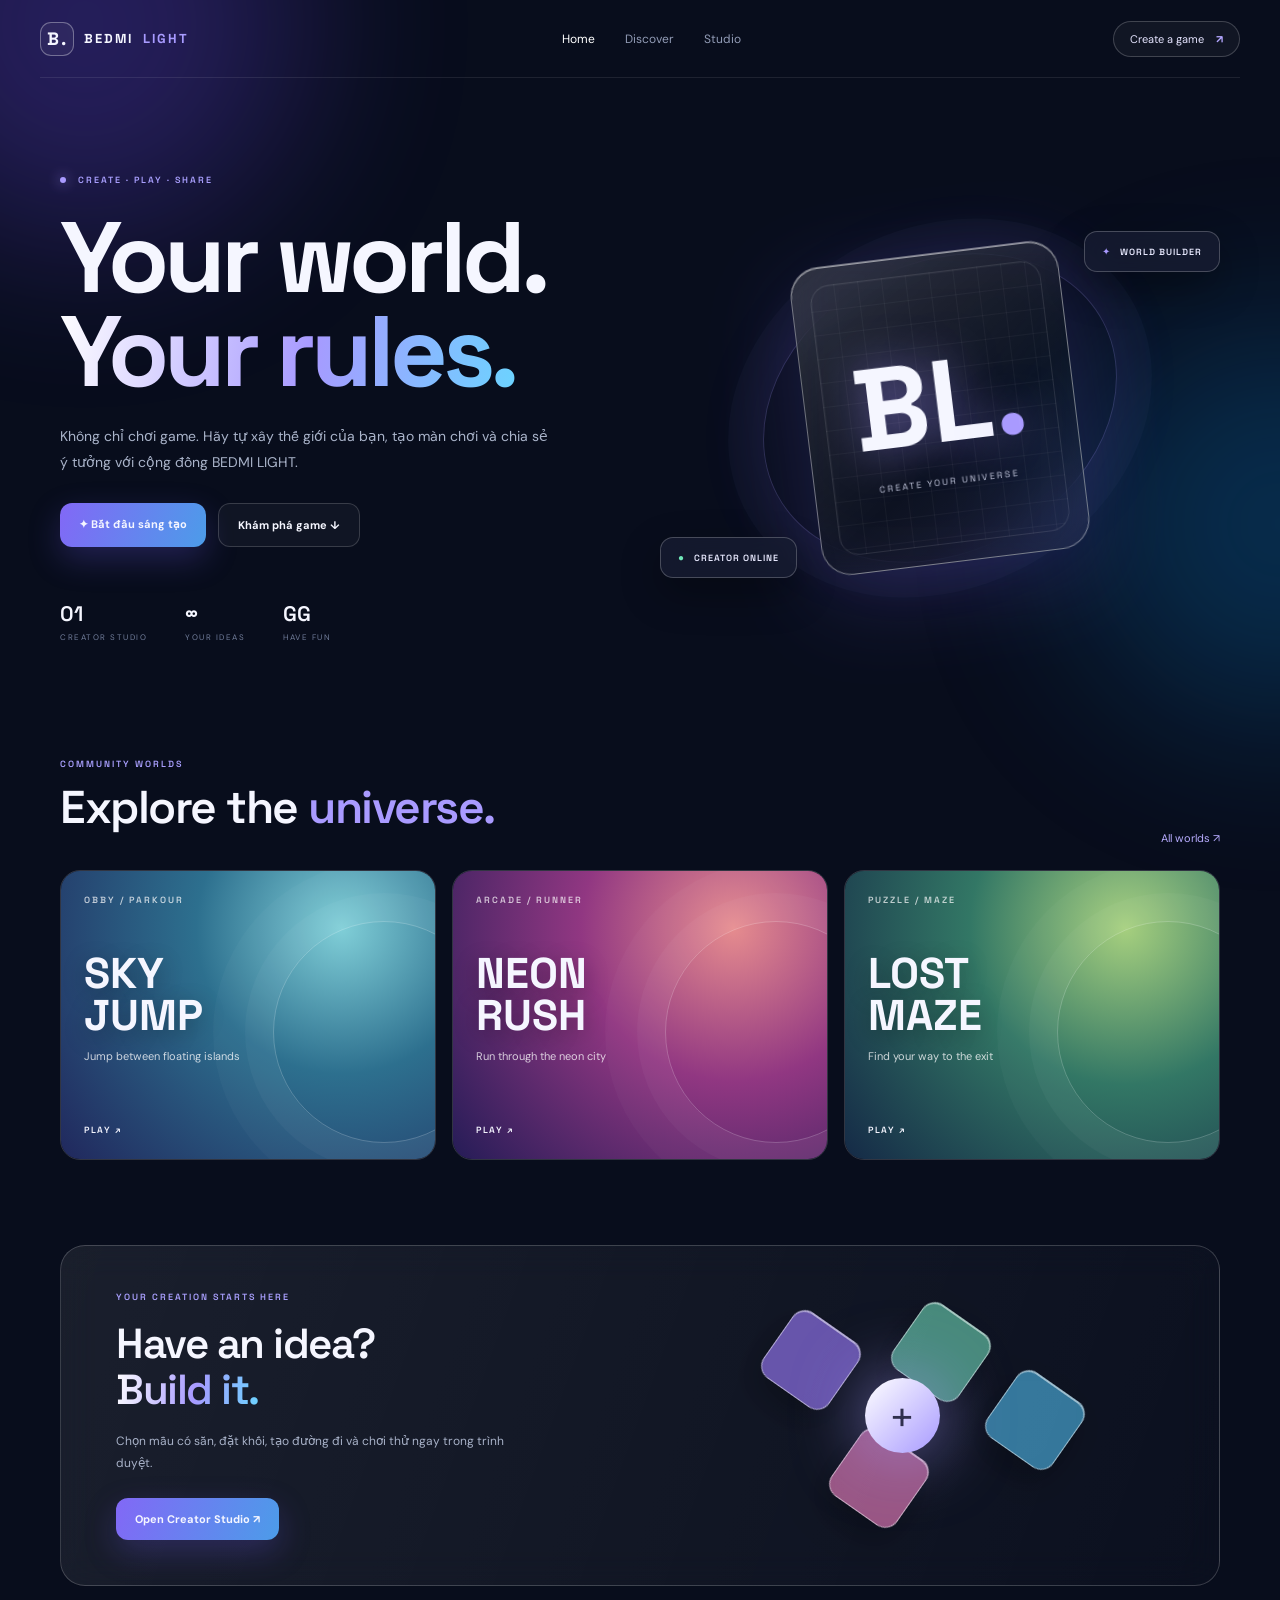
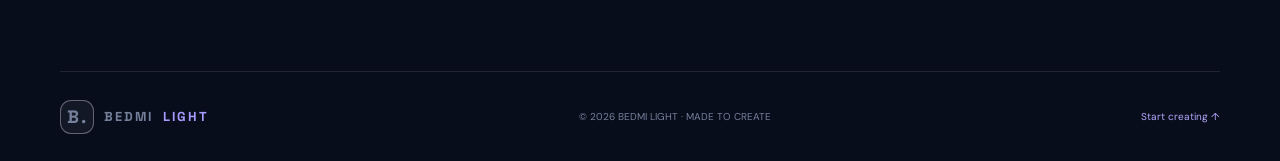
<file: index.html>
<!doctype html><html lang="vi"><head><meta charset="utf-8"><meta name="viewport" content="width=device-width,initial-scale=1"><meta name="theme-color" content="#080d1c"><title>BEDMI LIGHT — Creator Universe</title><link rel="stylesheet" href="assets/style.css"><script defer src="assets/app.js"></script></head><body>
<div class="bg-orb orb1"></div><div class="bg-orb orb2"></div><header class="top"><a class="logo" href="index.html"><span class="logoicon">B.</span> BEDMI <b>LIGHT</b></a><nav><a class="on" href="index.html">Home</a><a href="#discover">Discover</a><a href="studio.html">Studio</a></nav><a class="pill" href="studio.html">Create a game <b>↗</b></a></header>
<main><section class="hero shell"><div class="heroText"><div class="tag"><i></i> CREATE · PLAY · SHARE</div><h1>Your world.<br><em>Your rules.</em></h1><p>Không chỉ chơi game. Hãy tự xây thế giới của bạn, tạo màn chơi và chia sẻ ý tưởng với cộng đồng BEDMI LIGHT.</p><div class="actions"><a class="btn main" href="studio.html">✦ Bắt đầu sáng tạo</a><a class="btn soft" href="#discover">Khám phá game ↓</a></div><div class="metrics"><div><b>01</b><small>CREATOR STUDIO</small></div><div><b>∞</b><small>YOUR IDEAS</small></div><div><b>GG</b><small>HAVE FUN</small></div></div></div><div class="heroVisual"><div class="floating f1">✦ <span>WORLD BUILDER</span></div><div class="glassCube"><div class="cubeGrid"></div><strong>BL<span>.</span></strong><small>CREATE YOUR UNIVERSE</small></div><div class="floating f2">● <span>CREATOR ONLINE</span></div><div class="halo"></div></div></section>
<section id="discover" class="shell section"><div class="sectionHead"><div><div class="tag">COMMUNITY WORLDS</div><h2>Explore the <em>universe.</em></h2></div><a class="link" href="explore.html">All worlds ↗</a></div><div class="worlds"><a class="world w1" href="play.html?game=sky"><span>OBBY / PARKOUR</span><b>SKY<br>JUMP</b><small>Jump between floating islands</small><i>PLAY ↗</i></a><a class="world w2" href="play.html?game=neon"><span>ARCADE / RUNNER</span><b>NEON<br>RUSH</b><small>Run through the neon city</small><i>PLAY ↗</i></a><a class="world w3" href="play.html?game=maze"><span>PUZZLE / MAZE</span><b>LOST<br>MAZE</b><small>Find your way to the exit</small><i>PLAY ↗</i></a></div></section>
<section class="shell createBanner"><div><div class="tag">YOUR CREATION STARTS HERE</div><h2>Have an idea?<br><em>Build it.</em></h2><p>Chọn mẫu có sẵn, đặt khối, tạo đường đi và chơi thử ngay trong trình duyệt.</p><a class="btn main" href="studio.html">Open Creator Studio ↗</a></div><div class="bannerArt"><div class="tile tA"></div><div class="tile tB"></div><div class="tile tC"></div><div class="tile tD"></div><div class="bannerOrb">+</div></div></section></main>
<footer class="foot shell"><a class="logo" href="index.html"><span class="logoicon">B.</span> BEDMI <b>LIGHT</b></a><span>© <span data-year></span> BEDMI LIGHT · MADE TO CREATE</span><a href="studio.html">Start creating ↑</a></footer></body></html>
</file>
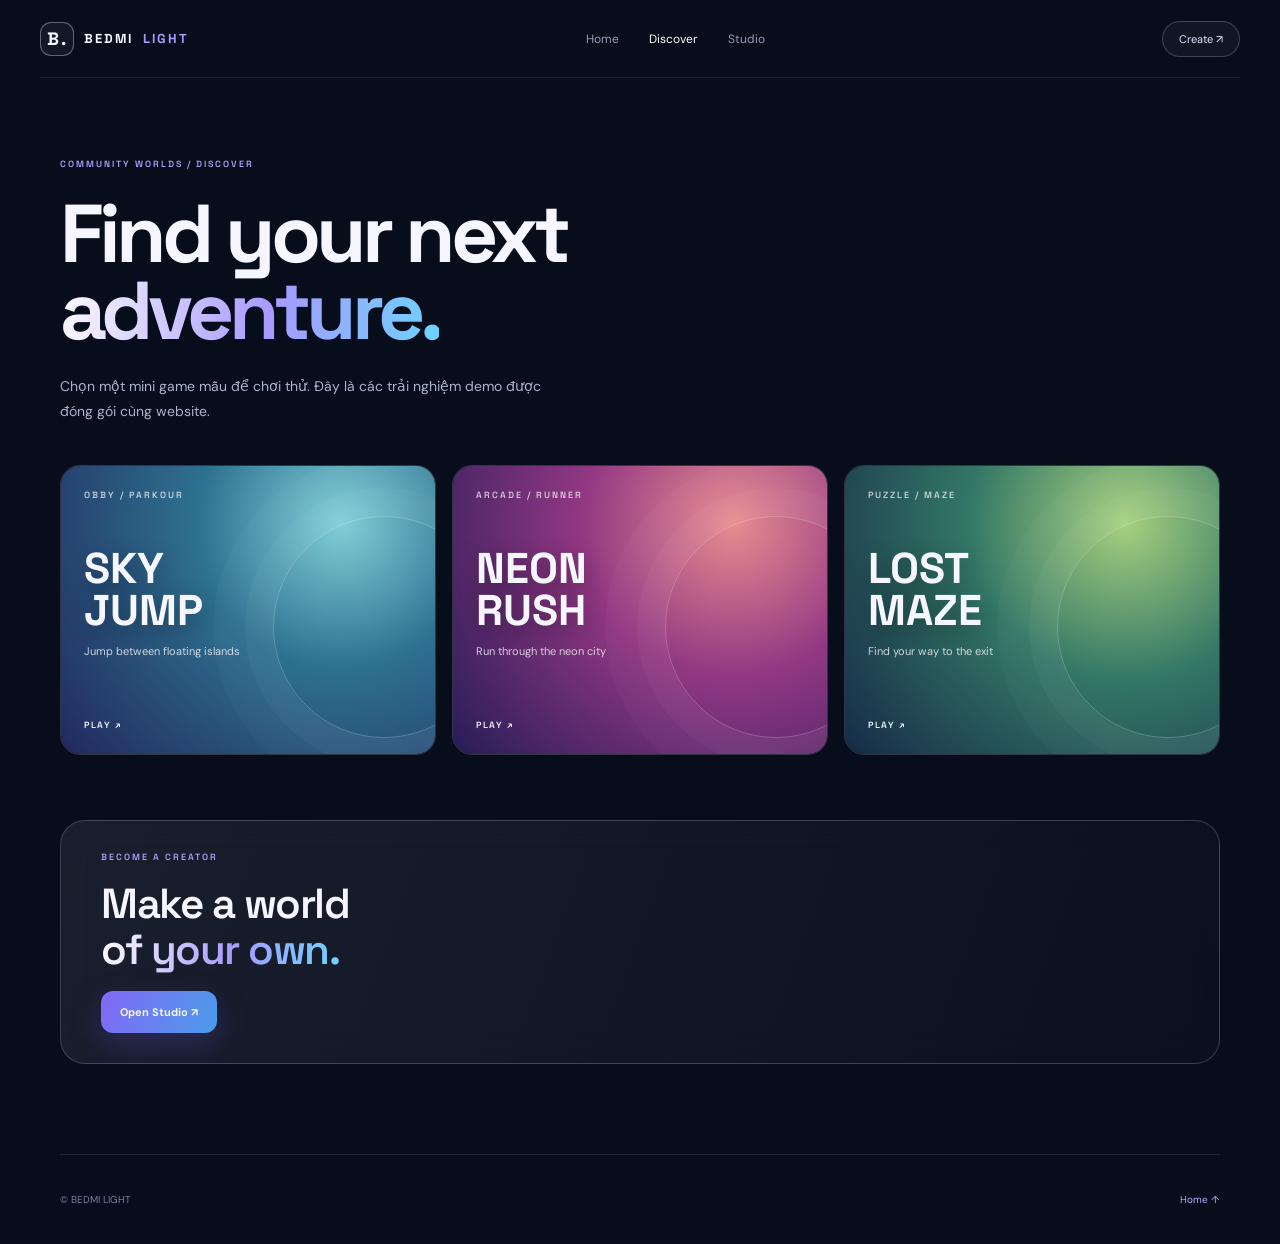
<file: explore.html>
<!doctype html><html lang="vi"><head><meta charset="utf-8"><meta name="viewport" content="width=device-width,initial-scale=1"><title>Explore Worlds — BEDMI LIGHT</title><link rel="stylesheet" href="assets/style.css"></head><body><header class="top"><a class="logo" href="index.html"><span class="logoicon">B.</span> BEDMI <b>LIGHT</b></a><nav><a href="index.html">Home</a><a class="on" href="explore.html">Discover</a><a href="studio.html">Studio</a></nav><a class="pill" href="studio.html">Create ↗</a></header><main class="shell inner"><div class="tag">COMMUNITY WORLDS / DISCOVER</div><h1>Find your next<br><em>adventure.</em></h1><p class="intro">Chọn một mini game mẫu để chơi thử. Đây là các trải nghiệm demo được đóng gói cùng website.</p><div class="worlds exploreGrid"><a class="world w1" href="play.html?game=sky"><span>OBBY / PARKOUR</span><b>SKY<br>JUMP</b><small>Jump between floating islands</small><i>PLAY ↗</i></a><a class="world w2" href="play.html?game=neon"><span>ARCADE / RUNNER</span><b>NEON<br>RUSH</b><small>Run through the neon city</small><i>PLAY ↗</i></a><a class="world w3" href="play.html?game=maze"><span>PUZZLE / MAZE</span><b>LOST<br>MAZE</b><small>Find your way to the exit</small><i>PLAY ↗</i></a></div><div class="createBanner slim"><div><div class="tag">BECOME A CREATOR</div><h2>Make a world<br><em>of your own.</em></h2><a class="btn main" href="studio.html">Open Studio ↗</a></div></div></main><footer class="foot shell"><span>© BEDMI LIGHT</span><a href="index.html">Home ↑</a></footer></body></html>
</file>
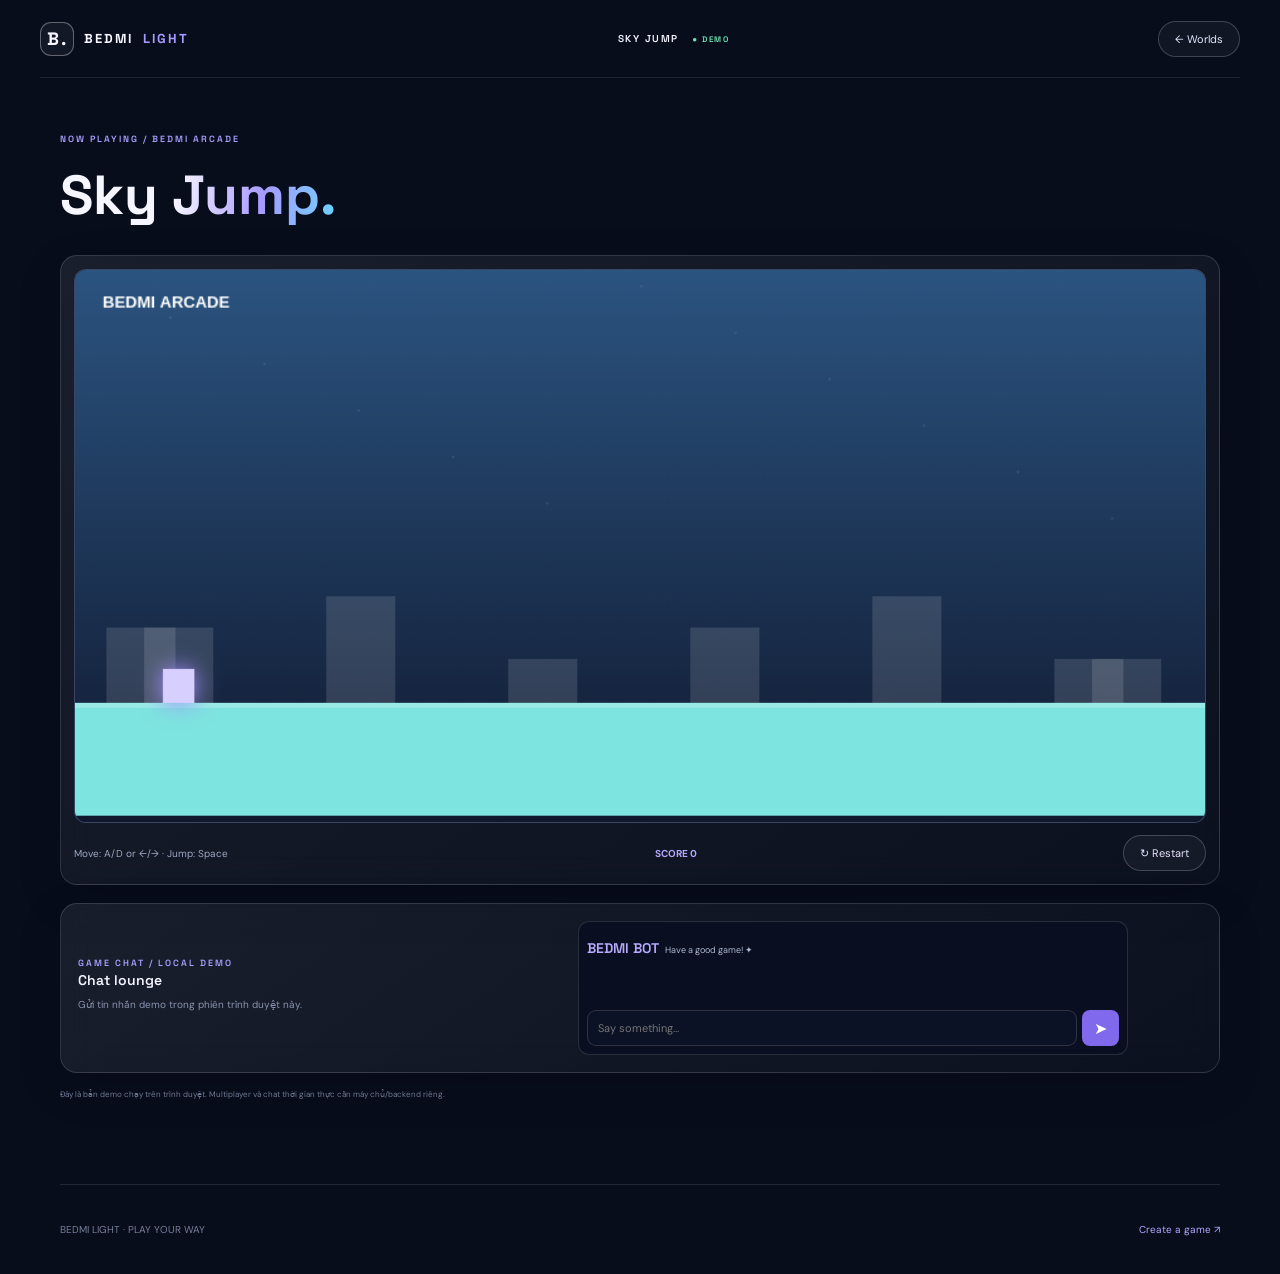
<file: play.html>
<!doctype html><html lang="vi"><head><meta charset="utf-8"><meta name="viewport" content="width=device-width,initial-scale=1"><title>Play — BEDMI LIGHT</title><link rel="stylesheet" href="assets/style.css"><script defer src="assets/play.js"></script></head><body><header class="top"><a class="logo" href="index.html"><span class="logoicon">B.</span> BEDMI <b>LIGHT</b></a><div class="studioTitle" id="gameName">GAME SESSION <span>● DEMO</span></div><a class="pill" href="explore.html">← Worlds</a></header><main class="shell playPage"><div class="tag">NOW PLAYING / BEDMI ARCADE</div><h1 id="title">Sky <em>Jump.</em></h1><div class="playFrame glass"><canvas id="arcade" width="900" height="440"></canvas><div class="playBar"><span id="instruction">Move: A/D or ←/→ · Jump: Space</span><b id="counter">SCORE 0</b><button id="restart" class="pill">↻ Restart</button></div></div><section class="chatArea glass"><div><div class="tag">GAME CHAT / LOCAL DEMO</div><b>Chat lounge</b><p class="hint">Gửi tin nhắn demo trong phiên trình duyệt này.</p></div><div class="chatBox"><div class="chatMessages" id="messages"><p><b>BEDMI BOT</b> Have a good game! ✦</p></div><form id="chat"><input id="message" maxlength="100" placeholder="Say something..." autocomplete="off"><button>➤</button></form></div></section><p class="tiny">Đây là bản demo chạy trên trình duyệt. Multiplayer và chat thời gian thực cần máy chủ/backend riêng.</p></main><footer class="foot shell"><span>BEDMI LIGHT · PLAY YOUR WAY</span><a href="studio.html">Create a game ↗</a></footer></body></html>
</file>
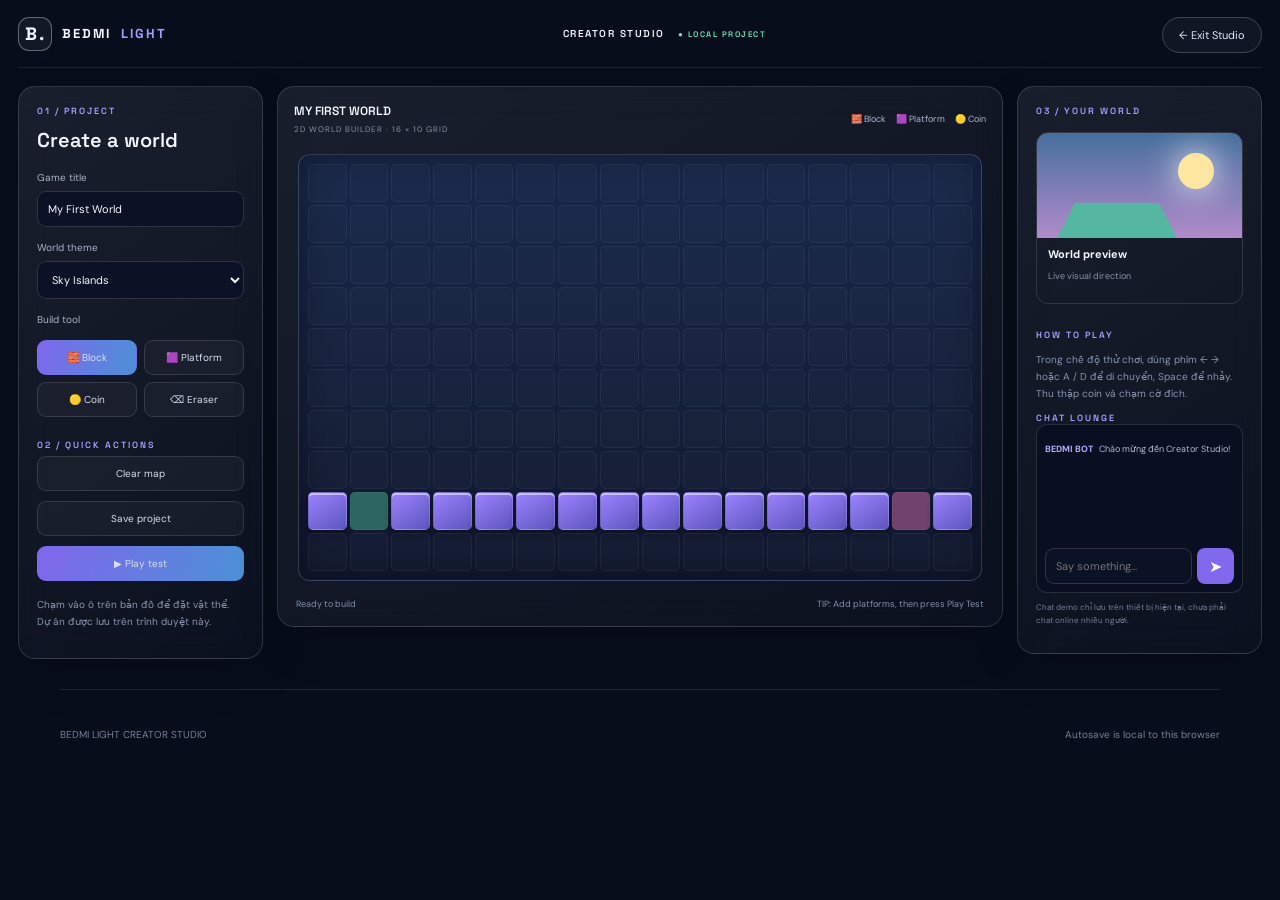
<file: studio.html>
<!doctype html><html lang="vi"><head><meta charset="utf-8"><meta name="viewport" content="width=device-width,initial-scale=1"><title>Creator Studio — BEDMI LIGHT</title><link rel="stylesheet" href="assets/style.css"><script defer src="assets/studio.js"></script></head><body class="studioBody"><header class="top studioTop"><a class="logo" href="index.html"><span class="logoicon">B.</span> BEDMI <b>LIGHT</b></a><div class="studioTitle">CREATOR STUDIO <span>● LOCAL PROJECT</span></div><div><a class="pill" href="index.html">← Exit Studio</a></div></header><main class="studioLayout"><aside class="side glass"><div class="tag">01 / PROJECT</div><h2>Create a world</h2><label>Game title<input id="gameTitle" value="My First World" maxlength="28"></label><label>World theme<select id="theme"><option value="sky">Sky Islands</option><option value="neon">Neon City</option><option value="forest">Mystic Forest</option></select></label><label>Build tool</label><div class="tools"><button class="tool active" data-tool="block">🧱 Block</button><button class="tool" data-tool="platform">🟪 Platform</button><button class="tool" data-tool="coin">🟡 Coin</button><button class="tool" data-tool="erase">⌫ Eraser</button></div><div class="tag">02 / QUICK ACTIONS</div><button class="wide" id="clear">Clear map</button><button class="wide" id="save">Save project</button><button class="wide primary" id="play">▶ Play test</button><p class="hint">Chạm vào ô trên bản đồ để đặt vật thể. Dự án được lưu trên trình duyệt này.</p></aside><section class="editor glass"><div class="editorHead"><div><b id="mapTitle">MY FIRST WORLD</b><small>2D WORLD BUILDER · 16 × 10 GRID</small></div><div class="legend"><span>🧱 Block</span><span>🟪 Platform</span><span>🟡 Coin</span></div></div><div class="boardWrap"><div id="board" class="board" aria-label="Bản đồ game"></div></div><div class="editorFoot"><span id="status">Ready to build</span><span>TIP: Add platforms, then press Play Test</span></div></section><aside class="side glass rightSide"><div class="tag">03 / YOUR WORLD</div><div class="previewCard"><div class="previewSky"><div class="previewSun"></div><div class="previewIsland"></div></div><b>World preview</b><small>Live visual direction</small></div><div class="tag">HOW TO PLAY</div><p class="hint">Trong chế độ thử chơi, dùng phím ← → hoặc A / D để di chuyển, Space để nhảy. Thu thập coin và chạm cờ đích.</p><div class="tag">CHAT LOUNGE</div><div class="chatBox"><div class="chatMessages" id="chatMessages"><p><b>BEDMI BOT</b> Chào mừng đến Creator Studio!</p></div><form id="chatForm"><input id="chatInput" maxlength="100" placeholder="Say something..." autocomplete="off"><button>➤</button></form></div><p class="tiny">Chat demo chỉ lưu trên thiết bị hiện tại, chưa phải chat online nhiều người.</p></aside></main><div class="modal" id="gameModal"><div class="modalCard glass"><button class="close" id="closeModal">×</button><div class="tag">PLAY TEST / YOUR WORLD</div><h2 id="playTitle">My First World</h2><canvas id="gameCanvas" width="800" height="420"></canvas><div class="playControls"><span>← → / A D: Move</span><span>SPACE: Jump</span><b id="score">COINS 0</b></div><p class="hint" id="playMessage">Collect coins and reach the glowing goal!</p></div></div><footer class="foot shell"><span>BEDMI LIGHT CREATOR STUDIO</span><span>Autosave is local to this browser</span></footer></body></html>
</file>
<file: assets/style.css>
@import url('https://fonts.googleapis.com/css2?family=DM+Sans:wght@400;500;600;700&family=Space+Grotesk:wght@400;500;600;700&display=swap');*{box-sizing:border-box}html{scroll-behavior:smooth}body{margin:0;background:#080d1c;color:#f5f6ff;font-family:'DM Sans',sans-serif;overflow-x:hidden}a{color:inherit;text-decoration:none}button,input,select{font:inherit}.bg-orb{position:fixed;z-index:-1;border-radius:50%;filter:blur(90px);opacity:.28;pointer-events:none}.orb1{width:430px;height:430px;background:#744dff;top:-190px;left:-130px}.orb2{width:400px;height:400px;background:#087fca;right:-200px;top:36%}.shell{width:min(1160px,calc(100% - 44px));margin:auto}.top{height:78px;width:min(1200px,calc(100% - 44px));margin:auto;display:flex;align-items:center;justify-content:space-between;border-bottom:1px solid #ffffff17;position:relative;z-index:5}.logo{font:700 13px 'Space Grotesk';letter-spacing:2px;display:flex;align-items:center;gap:10px}.logo b{color:#a89bff}.logoicon{width:34px;height:34px;display:grid;place-items:center;border:1px solid #ffffff55;border-radius:11px;background:#ffffff0c;font-size:18px}.logoicon:first-letter{color:#b9adff}.top nav{display:flex;gap:30px}.top nav a{font-size:12px;color:#929cb6}.top nav a:hover,.top nav a.on{color:white}.pill{border:1px solid #ffffff32;border-radius:30px;padding:10px 16px;background:#ffffff0a;font-size:11px;color:#e6e5ff}.pill b{color:#b4a7ff;margin-left:9px}.hero{min-height:625px;display:grid;grid-template-columns:1fr 1fr;align-items:center;gap:40px;padding-top:35px}.tag{font:600 9px 'Space Grotesk';letter-spacing:2px;color:#aaa0ff}.tag i{display:inline-block;width:6px;height:6px;border-radius:50%;background:#a99aff;box-shadow:0 0 13px #9e8cff;margin-right:8px}.hero h1,.inner h1{font:700 clamp(60px,8vw,100px)/.94 'Space Grotesk';letter-spacing:-5px;margin:25px 0}.hero h1 em,.inner h1 em,.createBanner h2 em,.playPage h1 em{font-style:normal;background:linear-gradient(100deg,#fff,#a79aff 55%,#6bd4ff);color:transparent;background-clip:text}.heroText>p,.intro{max-width:490px;color:#aab4ca;line-height:1.8;font-size:14px}.actions{display:flex;gap:12px;flex-wrap:wrap;margin-top:28px}.btn{display:inline-flex;padding:14px 19px;border-radius:12px;font-size:11px;font-weight:700;transition:.25s}.btn:hover,.pill:hover{transform:translateY(-3px)}.btn.main{background:linear-gradient(110deg,#8268f6,#4c9ce9);box-shadow:0 12px 32px #6454d94a}.btn.soft{border:1px solid #ffffff2b;background:#ffffff09}.metrics{display:flex;gap:38px;margin-top:53px}.metrics div{display:flex;flex-direction:column;gap:5px}.metrics b{font:600 21px 'Space Grotesk'}.metrics small{font-size:8px;letter-spacing:1.5px;color:#727e9b}.heroVisual{height:450px;display:grid;place-items:center;position:relative}.halo{position:absolute;width:370px;height:290px;border:1px solid #a99aff3b;border-radius:50%;transform:rotate(-28deg);box-shadow:0 0 0 35px #a99aff08,0 0 70px #7258ff1a}.glassCube{width:270px;height:310px;border:1px solid #ffffff65;border-radius:30px;background:linear-gradient(145deg,#ffffff25,#ffffff05 60%,#a78cff20);backdrop-filter:blur(22px);box-shadow:inset 0 1px #fff8,0 25px 90px #5348b34a;display:flex;flex-direction:column;align-items:center;justify-content:center;position:relative;z-index:1;transform:rotate(-7deg);animation:float 6s ease-in-out infinite}.glassCube strong{font:700 116px 'Space Grotesk';text-shadow:0 0 45px #a48fff80}.glassCube strong span{color:#a99aff}.glassCube small{font:9px 'Space Grotesk';letter-spacing:2px;color:#c1c6dc}.cubeGrid{position:absolute;inset:18px;border:1px solid #ffffff1b;border-radius:20px;background-image:linear-gradient(#ffffff0a 1px,transparent 1px),linear-gradient(90deg,#ffffff0a 1px,transparent 1px);background-size:24px 24px}.floating{position:absolute;z-index:2;border:1px solid #ffffff38;border-radius:13px;padding:13px 17px;background:#171d32c9;backdrop-filter:blur(18px);font-size:10px;color:#a99aff;box-shadow:0 15px 40px #0005}.floating span{color:#e9eaff;font:600 9px 'Space Grotesk';letter-spacing:1px;margin-left:7px}.f1{top:48px;right:0}.f2{bottom:55px;left:0;color:#70e6b8}.section{padding:55px 0 85px}.sectionHead{display:flex;justify-content:space-between;align-items:end;margin-bottom:25px}.sectionHead h2,.createBanner h2{font:600 clamp(30px,4vw,46px)/1.1 'Space Grotesk';letter-spacing:-1.5px;margin:12px 0}.sectionHead h2 em{font-style:normal;color:#a99aff}.link{font-size:11px;color:#b7acff}.worlds{display:grid;grid-template-columns:repeat(3,1fr);gap:16px}.world{min-height:290px;border:1px solid #ffffff2b;border-radius:20px;padding:23px;display:flex;flex-direction:column;align-items:flex-start;position:relative;overflow:hidden;transition:.3s;isolation:isolate}.world:before{content:"";position:absolute;inset:0;z-index:-1;opacity:.9;transition:.4s}.world:after{content:"";position:absolute;width:220px;height:220px;border:1px solid #ffffff38;border-radius:50%;right:-60px;top:50px;box-shadow:0 0 0 28px #ffffff08,0 0 0 60px #ffffff06}.world:hover{transform:translateY(-7px);border-color:#c0b3ff90;box-shadow:0 18px 45px #0005}.world:hover:before{filter:saturate(1.3)}.world>span{font:600 9px 'Space Grotesk';letter-spacing:2px;color:#ffffffb8}.world>b{font:700 43px/.98 'Space Grotesk';margin-top:47px;text-shadow:0 6px 24px #0005}.world small{font-size:11px;color:#ffffffc5;margin-top:12px}.world i{font:600 9px 'Space Grotesk';letter-spacing:1.5px;font-style:normal;margin-top:auto;padding-top:22px}.w1:before{background:radial-gradient(circle at 75% 20%,#8ee4ed,#327b9c 40%,#242b65)}.w2:before{background:radial-gradient(circle at 75% 20%,#ff9a9c,#a13c8e 42%,#291e5e)}.w3:before{background:radial-gradient(circle at 75% 20%,#b8e58a,#38836e 43%,#172d4c)}.createBanner{border:1px solid #ffffff30;border-radius:25px;padding:45px 55px;margin-bottom:85px;background:linear-gradient(110deg,#ffffff13,#ffffff04);backdrop-filter:blur(18px);display:grid;grid-template-columns:1fr 1fr;align-items:center;overflow:hidden}.createBanner h2{font-size:42px;margin:18px 0}.createBanner p{max-width:410px;color:#a8b2c8;font-size:12px;line-height:1.8;margin-bottom:24px}.bannerArt{height:230px;position:relative;display:grid;place-items:center}.tile{width:80px;height:80px;border:1px solid #ffffff80;border-radius:15px;position:absolute;backdrop-filter:blur(12px);box-shadow:inset 0 1px #fff8,0 15px 35px #0004;transform:rotate(35deg)}.tA{background:#9c7aff99;top:20px;left:25%}.tB{background:#4bb8e999;top:80px;right:17%}.tC{background:#f17fc299;bottom:12px;left:38%}.tD{background:#69d5b499;top:12px;right:35%}.bannerOrb{width:75px;height:75px;border-radius:50%;background:linear-gradient(135deg,#fff,#a89aff);color:#30304e;display:grid;place-items:center;font-size:40px;box-shadow:0 0 70px #a89affaa;z-index:2}.foot{min-height:90px;border-top:1px solid #ffffff1b;display:flex;justify-content:space-between;align-items:center;color:#75809a;font-size:10px}.foot>a:last-child{color:#b4a8ff}.inner{padding-top:80px;padding-bottom:90px}.inner h1{font-size:82px}.exploreGrid{margin-top:40px}.slim{margin:65px 0 0;padding:30px 40px}.studioBody{min-height:100vh}.studioTop{width:calc(100% - 36px);height:68px}.studioTitle{font:600 10px 'Space Grotesk';letter-spacing:1.5px}.studioTitle span{color:#70e5b5;font-size:8px;margin-left:9px}.studioLayout{width:calc(100% - 36px);max-width:1500px;margin:18px auto 30px;display:grid;grid-template-columns:245px minmax(400px,1fr) 245px;gap:14px;align-items:start}.glass{background:linear-gradient(145deg,#ffffff13,#ffffff05);border:1px solid #ffffff24;border-radius:17px;backdrop-filter:blur(18px);box-shadow:0 15px 45px #0002}.side{padding:18px}.side h2{font:600 20px 'Space Grotesk';margin:10px 0 18px}.side label{display:block;font-size:10px;color:#aab4c9;margin:14px 0}.side input,.side select,.chatBox input{width:100%;margin-top:7px;background:#0b1225;border:1px solid #ffffff25;border-radius:9px;padding:10px;color:#f5f6ff;outline:none;font-size:11px}.tools{display:grid;grid-template-columns:1fr 1fr;gap:7px;margin:10px 0 22px}.tool,.wide{border:1px solid #ffffff20;background:#ffffff09;color:#d9def0;padding:10px;border-radius:9px;font-size:10px;cursor:pointer}.tool.active,.wide.primary{background:linear-gradient(110deg,#8066ec,#4c91d7);border-color:transparent}.wide{width:100%;margin:5px 0}.hint{font-size:10px;line-height:1.7;color:#8995b0}.editor{padding:16px;min-width:0}.editorHead{display:flex;justify-content:space-between;gap:15px;align-items:center;margin-bottom:16px}.editorHead b,.editorHead small{display:block}.editorHead b{font:600 12px 'Space Grotesk'}.editorHead small{font-size:8px;letter-spacing:1px;color:#8793ae;margin-top:5px}.legend{display:flex;gap:10px;flex-wrap:wrap;color:#aeb8cf;font-size:9px}.boardWrap{overflow:auto;padding:4px}.board{display:grid;grid-template-columns:repeat(16,minmax(23px,1fr));grid-template-rows:repeat(10,38px);gap:3px;min-width:420px;padding:9px;border-radius:12px;background:linear-gradient(180deg,#18284b,#11182e);border:1px solid #ffffff25;box-shadow:inset 0 0 45px #0005}.cell{border:1px solid #ffffff0c;border-radius:5px;background:#ffffff05;cursor:crosshair;position:relative;transition:.12s}.cell:hover{background:#9e8cff44;border-color:#b6a8ff}.cell.block{background:linear-gradient(145deg,#9c83ff,#5d55bd);box-shadow:inset 0 2px #ffffff80,0 3px 7px #0005}.cell.platform{background:linear-gradient(180deg,#64d8eb,#2975a9);border-color:#9befff}.cell.coin:after{content:"";position:absolute;width:12px;height:12px;border-radius:50%;background:linear-gradient(135deg,#fff5a0,#ffb72f);inset:0;margin:auto;box-shadow:0 0 12px #ffc74f}.cell.spawn{background:#56d7a766}.cell.goal{background:#ff80c466}.editorFoot{display:flex;justify-content:space-between;color:#8390ab;font-size:9px;margin:13px 2px 0}.previewCard{border:1px solid #ffffff20;border-radius:12px;overflow:hidden;margin:15px 0 25px;padding-bottom:12px}.previewCard>b,.previewCard>small{display:block;margin:9px 11px}.previewCard>b{font-size:11px}.previewCard>small{font-size:9px;color:#8994ae}.previewSky{height:105px;background:linear-gradient(#456f9d,#b18bcb);position:relative;overflow:hidden}.previewSun{width:36px;height:36px;background:#ffe6a1;border-radius:50%;position:absolute;right:28px;top:20px;box-shadow:0 0 35px #fff}.previewIsland{position:absolute;bottom:0;left:20px;width:120px;height:35px;background:#55b6a1;clip-path:polygon(15% 0,85% 0,100% 100%,0 100%)}.chatBox{border:1px solid #ffffff20;border-radius:11px;padding:8px;background:#090f20}.chatMessages{height:115px;overflow:auto;font-size:9px;color:#aeb8cf}.chatMessages p{line-height:1.6}.chatMessages b{color:#b7aaff;margin-right:4px}.chatBox form{display:flex;gap:5px}.chatBox input{margin:0;min-width:0}.chatBox button{border:0;border-radius:8px;background:#8069ed;color:white;padding:0 12px}.tiny{font-size:8px;line-height:1.6;color:#74809a}.modal{position:fixed;inset:0;background:#030611df;backdrop-filter:blur(12px);z-index:20;display:none;place-items:center;padding:20px}.modal.show{display:grid}.modalCard{width:min(900px,100%);padding:22px;position:relative}.close{position:absolute;right:18px;top:13px;background:none;border:0;color:white;font-size:28px;cursor:pointer}.modalCard h2{font:600 24px 'Space Grotesk'}.modal canvas,.playFrame canvas{display:block;width:100%;height:auto;border-radius:12px;background:#17274b;border:1px solid #ffffff25}.playControls,.playBar{display:flex;justify-content:space-between;align-items:center;gap:10px;flex-wrap:wrap;margin-top:12px;color:#9ba8c2;font-size:10px}.playControls b,.playBar b{color:#b4a7ff}.playPage{padding-top:55px;padding-bottom:75px}.playPage h1{font:700 55px 'Space Grotesk';margin:15px 0 25px}.playFrame{padding:13px}.playBar .pill{cursor:pointer}.chatArea{margin-top:18px;padding:17px;display:grid;grid-template-columns:1fr 1.3fr;gap:20px;align-items:center}.chatArea .chatBox .chatMessages{height:80px}.chatArea .chatBox{max-width:550px}.chatArea b{font:600 14px 'Space Grotesk'}.chatArea .hint{margin:6px 0}.playPage>.tiny{margin-top:15px}@keyframes float{0%,100%{transform:translateY(0) rotate(-7deg)}50%{transform:translateY(-14px) rotate(-3deg)}}@media(max-width:1000px){.studioLayout{grid-template-columns:220px 1fr}.rightSide{grid-column:1/-1;display:grid;grid-template-columns:1fr 1fr;gap:12px}.rightSide>.tag:nth-of-type(2),.rightSide>.tag:nth-of-type(3){align-self:end}.chatBox{grid-column:2;grid-row:1/4}.tiny{grid-column:1/-1}}@media(max-width:700px){.top{width:calc(100% - 28px)}.top nav{gap:12px}.top nav a{font-size:10px}.top>.pill{font-size:9px;padding:9px}.hero{grid-template-columns:1fr;padding-top:60px}.hero h1{font-size:62px;letter-spacing:-3px}.heroVisual{height:350px}.glassCube{width:220px;height:260px}.worlds{grid-template-columns:1fr}.world{min-height:245px}.createBanner{grid-template-columns:1fr;padding:30px 25px}.bannerArt{height:180px}.sectionHead{align-items:start}.inner h1{font-size:60px}.studioLayout{grid-template-columns:1fr}.rightSide{grid-column:auto;display:block}.chatBox{margin-top:10px}.board{grid-template-rows:repeat(10,34px)}.editorHead{align-items:flex-start;flex-direction:column}.editorFoot{gap:10px;flex-direction:column}.studioTitle{display:none}.chatArea{grid-template-columns:1fr}.foot{gap:12px;flex-wrap:wrap;padding:20px 0}.foot>span:nth-child(2){display:none}}
</file>
